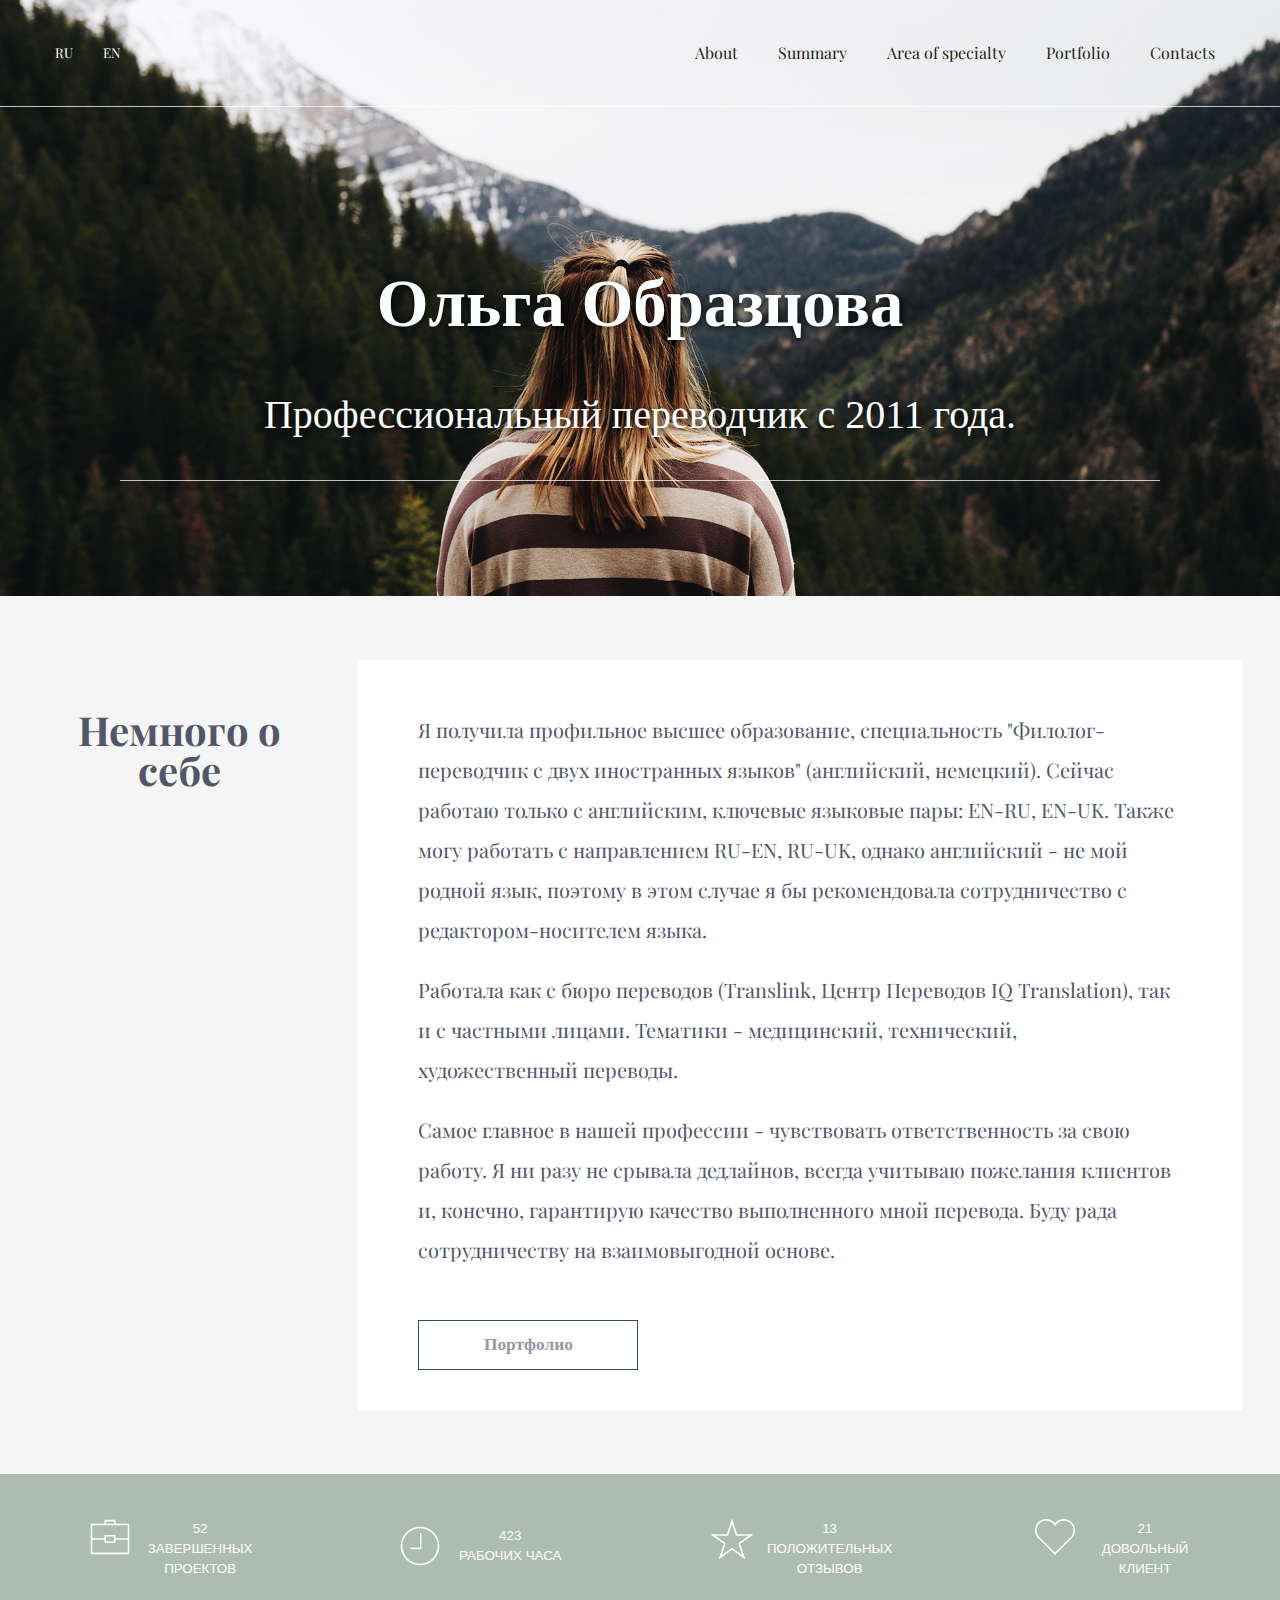
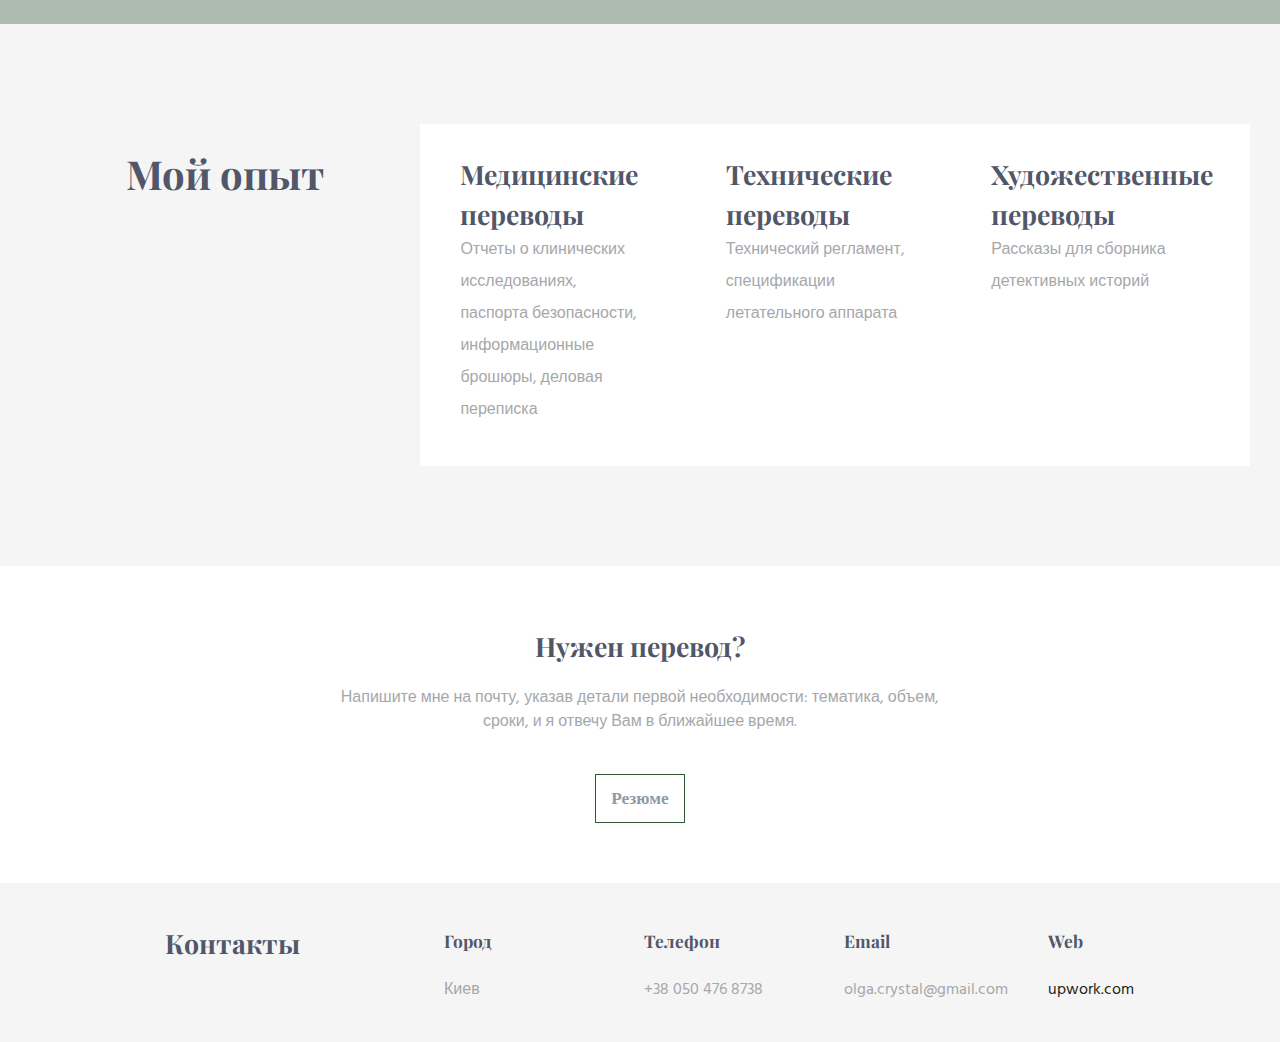
<file: index.html>
<!DOCTYPE html>

<html>

<head>
    <title></title>
    <meta charset="utf-8">
    <link rel="stylesheet" href="css/reset.css">
    <link rel="stylesheet" href="css/styles.css">
    <link  rel="stylesheet" href="css/middle.css" media="only screen and (max-width:800px)">
    <link  rel="stylesheet" href="css/min-layout.css" media="only screen and (max-width:450px)">
    <link href="https://fonts.googleapis.com/css?family=Playfair+Display" rel="stylesheet">
    <link href="https://fonts.googleapis.com/css?family=Hind" rel="stylesheet">
    <meta name="viewport" content="width=device-width, initial-scale=1">
</head>
<body>
    <div class="container">
        <header>
            <nav>
                <ul class="language">
                    <li><a href="">RU</a></li>
                    <li><a href="https://lagjulia.github.io/olga/index(1).html">EN</a></li>
                </ul>
                <ul class="navigation">
                    <a href="#about"><li>About</li></a>
                    <a href="#contacts"><li>Summary</li></a>
                    <a href="#specialization"><li>Area of specialty</li></a>
                    <a href="https://drive.google.com/file/d/1cag3HrK1YrafiKsTJK75oL0V3A8wkLI0/view" target="_blank"><li>Portfolio</li></a>
                    <a href="#summary"><li>Contacts</li></a>
                </ul>
            </nav>
            <div class="about">
                <a name="about"></a>
                <h1>Ольга Образцова</h1>
                <p>Профессиональный переводчик с 2011 года.</p>
            </div>
        </header>
        <main>
            <div class="intro">
                <a name="summary"></a>
                <div class="me">
                    <h2>Немного о себе</h2>
                </div>
                <div class="skills">
                    <p>Я получила профильное высшее образование, специальность "Филолог-переводчик с двух иностранных языков" (английский, немецкий). Сейчас работаю только с английским, ключевые языковые пары: EN-RU, EN-UK. Также могу работать с направлением RU-EN, RU-UK, однако английский - не мой родной язык, поэтому в этом случае я бы рекомендовала сотрудничество с редактором-носителем языка.</p>
                    <p>Работала как с бюро переводов (Translink, Центр Переводов IQ Translation), так и с частными лицами. Тематики - медицинский, технический, художественный переводы.</p>
                    <p>Самое главное в нашей профессии - чувствовать ответственность за свою работу. Я ни разу не срывала дедлайнов, всегда учитываю пожелания клиентов и, конечно, гарантирую качество выполненного мной перевода. Буду рада сотрудничеству на взаимовыгодной основе.</p>
                    <div class="button"><a href="https://drive.google.com/file/d/1cag3HrK1YrafiKsTJK75oL0V3A8wkLI0/view" target="_blank">Портфолио</a></div>
                </div>   
            </div>
        
        <div class='gallery_Destinations'>
                <div class="item">
                    <div class="img_Item"><img src="picture/pe-7s-portfolio.png" alt="portfolio"></div>
                    <div class="numbers_Item">52</div>
                    <div class="name_Item">ЗАВЕРШЕННЫХ ПРОЕКТОВ</div>
                </div> 
                <div class="item">
                    <div class="img_Item"><img src="picture/pe-7s-clock.png" alt="clock"></div>
                    <div class="numbers_Item">423</div>
                    <div class="name_Item">РАБОЧИХ ЧАСА</div>
                </div> 
                <div class="item">
                    <div class="img_Item"><img src="picture/pe-7s-star.png" alt="star"></div>
                    <div class="numbers_Item">13</div>
                    <div class="name_Item">ПОЛОЖИТЕЛЬНЫХ ОТЗЫВОВ</div>
                </div> 
                <div class="item">
                    <div class="img_Item"><img src="picture/pe-7s-like.png" alt="like"></div>
                    <div class="numbers_Item">21</div>
                    <div class="name_Item">ДОВОЛЬНЫЙ КЛИЕНТ</div>
                </div> 
            </div>
            <a name="specialization"></a>
            <div class="experience">
                <div class="experience_Description">
                    <h2>Мой опыт</h2>
                </div>
                <div class="experience_Examples">
                    <div class="example_Item">
                        <h3>Медицинские переводы</h3>
                        <p>Отчеты о клинических исследованиях, паспорта безопасности, информационные брошюры, деловая переписка</p>
                    </div>
                    <div class="example_Item">
                        <h3>Технические переводы</h3>
                        <p>Технический регламент, спецификации летательного аппарата</p>
                    </div>
                    <div class="example_Item">
                        <h3>Художественные переводы</h3>
                        <p>Рассказы для сборника детективных историй </p>
                    </div>
                </div>
            </div>      
            <div class="project">
                <h3>Нужен перевод?</h3>
                <p>Напишите мне на почту, указав детали первой необходимости: тематика, объем, сроки, и я отвечу Вам в ближайшее время.</p>
                <div class="button"><a href="https://drive.google.com/file/d/12ZJlw7jgGu6wsl5Mp5SSxo46-fvYHP_5/view" target="_blank">Резюме</a></div>
            </div>
        </main>
        <footer>
                <div class="hire_me">
                    <a name='contacts'></a>
                    <h3>Контакты</h3>
                </div>
                <div class="contacts">
                    <div class="contacts_Item">
                        <h5>Город</h5>
                        <p>Киев</p>
                    </div>
                    <div class="contacts_Item">
                        <h5>Телефон</h5>
                        <p>+38 050 476 8738</p>
                    </div>
                    <div class="contacts_Item">
                        <h5>Email</h5>
                        <p>olga.crystal@gmail.com</p>
                    </div>
                    <div class="contacts_Item">
                        <h5>Web</h5>
                        <p><a href="https://www.upwork.com/freelancers/~011c3cbf1bb929777e">upwork.com</a></p>
                    </div>
                </div>      
        </footer>
    </div>
</body>
</file>
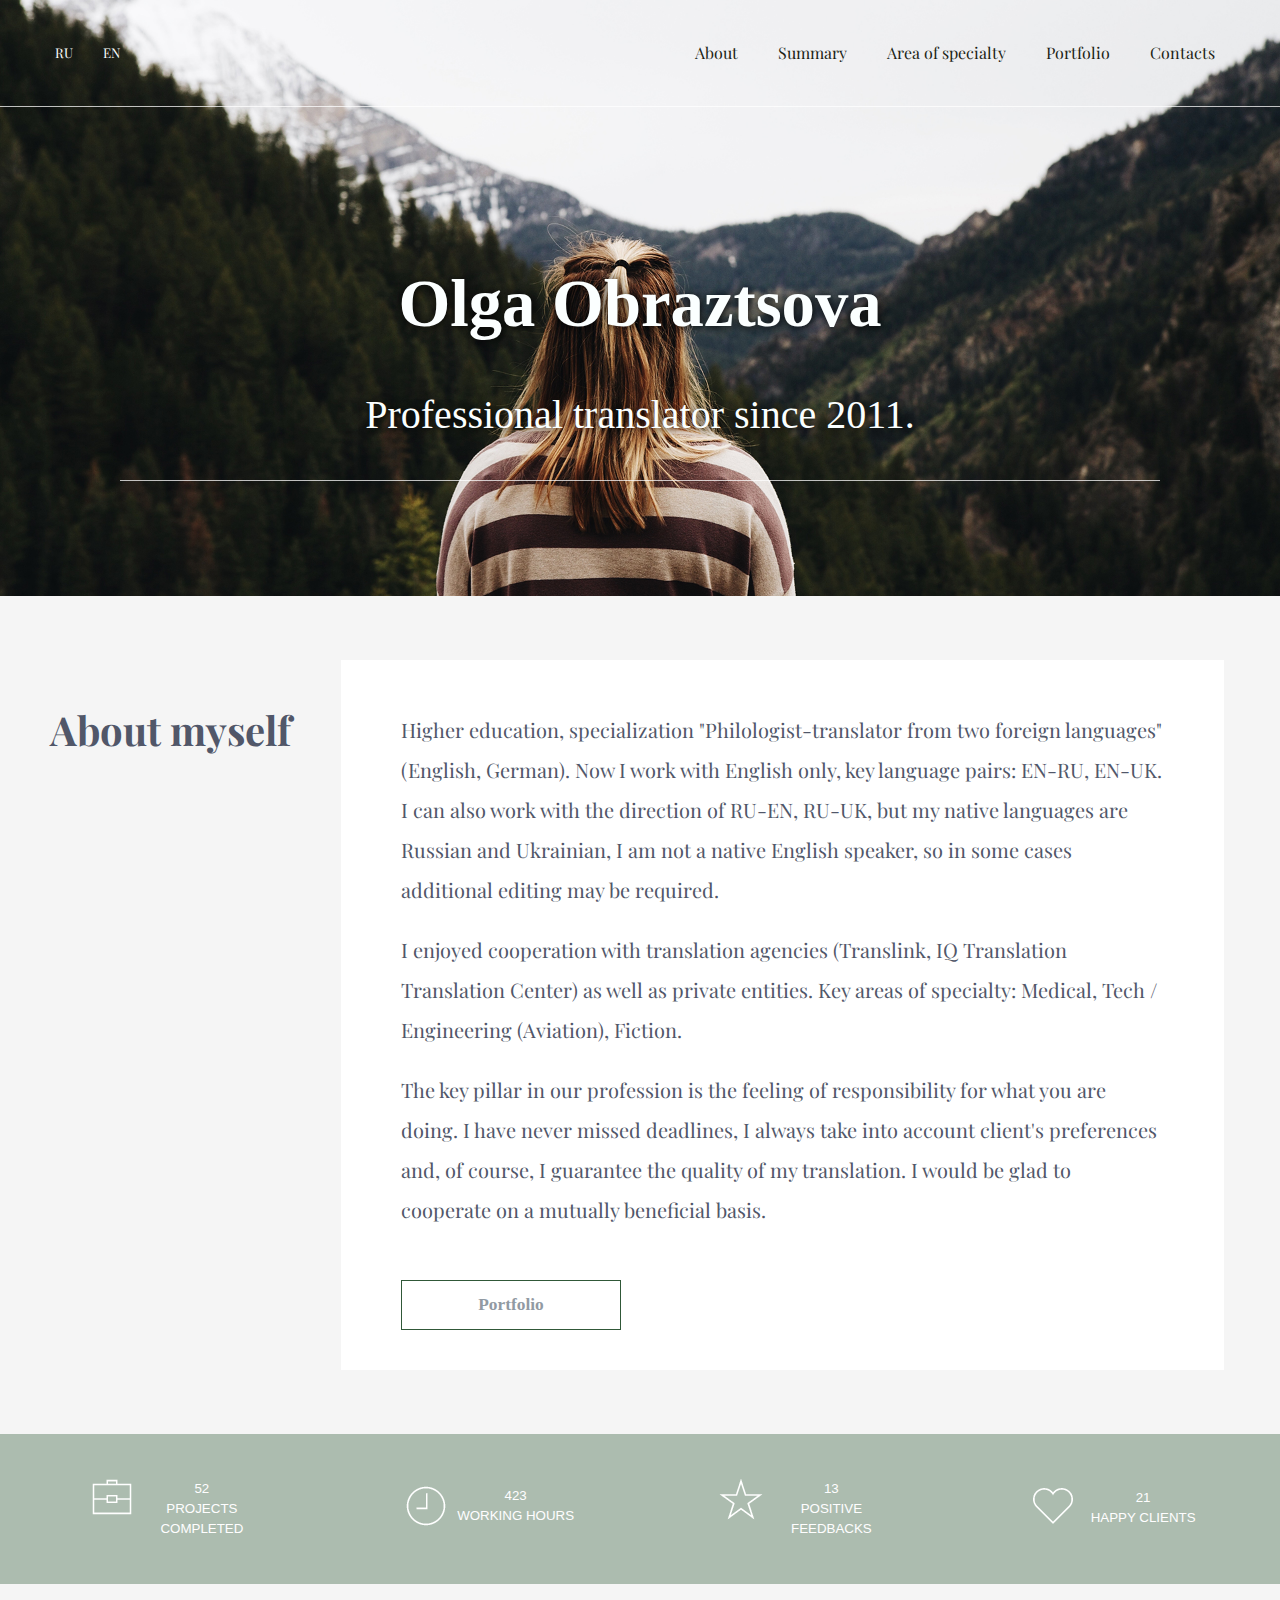
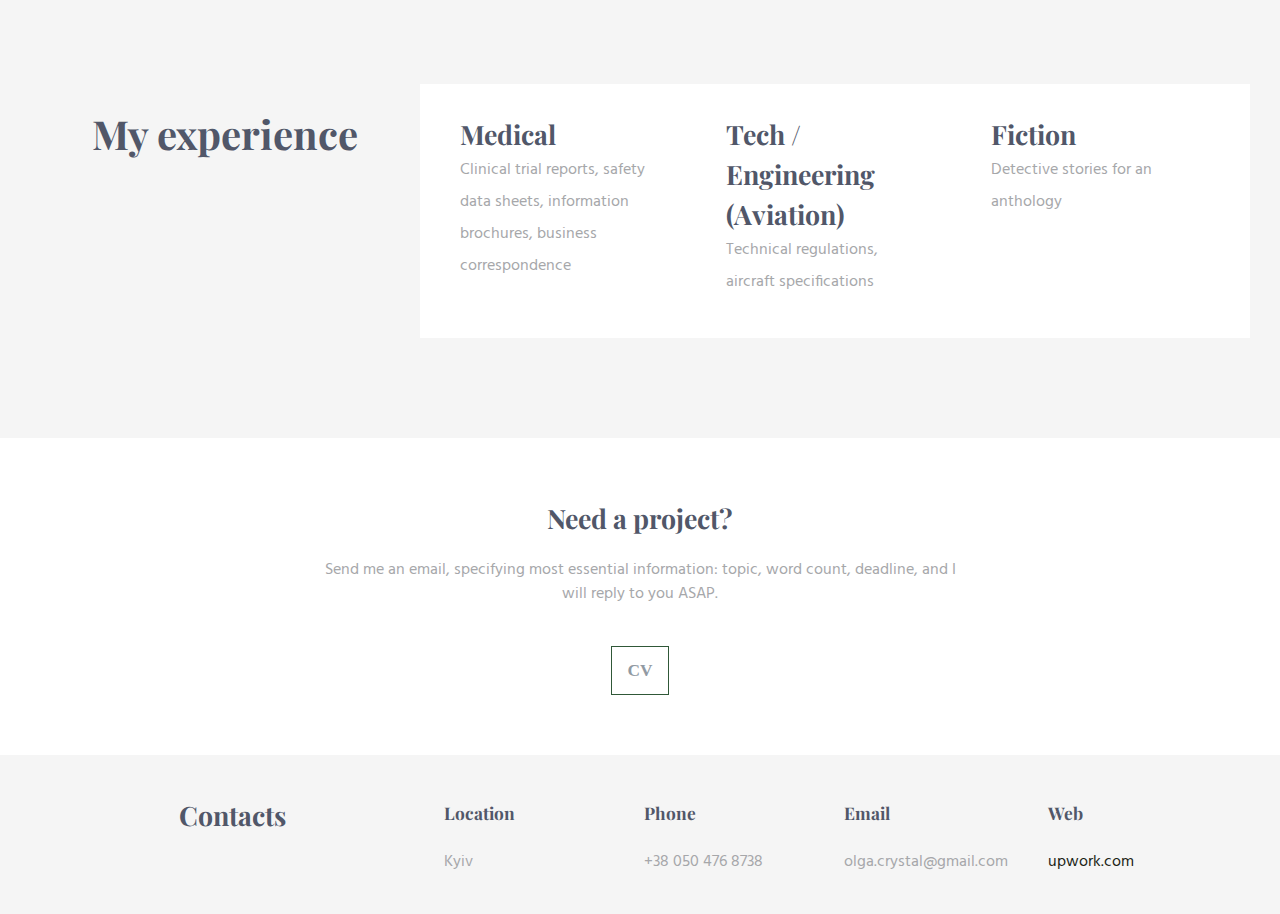
<file: index(1).html>
<!DOCTYPE html>

<html>

<head>
    <title></title>
    <meta charset="utf-8">
    <link rel="stylesheet" href="css/reset.css">
    <link rel="stylesheet" href="css/styles.css">
    <link  rel="stylesheet" href="css/middle.css" media="only screen and (max-width:800px)">
    <link  rel="stylesheet" href="css/min-layout.css" media="only screen and (max-width:450px)">
    <link href="https://fonts.googleapis.com/css?family=Playfair+Display" rel="stylesheet">
    <link href="https://fonts.googleapis.com/css?family=Hind" rel="stylesheet">
    <meta name="viewport" content="width=device-width, initial-scale=1">
</head>
<body>
    <div class="container">
        <header>
            <nav>
                <ul class="language">
                    <li><a href="https://lagjulia.github.io/olga/index.html">RU</a></li>
                    <li><a href="">EN</a></li>
                </ul>
                <ul class="navigation">
                    <a href="#about"><li>About</li></a>
                    <a href="#contacts"><li>Summary</li></a>
                    <a href="#specialization"><li>Area of specialty</li></a>
                    <a href="https://drive.google.com/file/d/1cag3HrK1YrafiKsTJK75oL0V3A8wkLI0/view" target="_blank"><li>Portfolio</li></a>
                    <a href="#summary"><li>Contacts</li></a>
                </ul>
            </nav>
            <div class="about">
                <a name="about"></a>
                <h1>Olga Obraztsova</h1>
                <p>Professional translator since 2011.</p>
            </div>
        </header>
        <main>
            <div class="intro">
                <a name="summary"></a>
                <div class="me">
                    <h2>About myself</h2>
                </div>
                <div class="skills">
                    <p>Higher education, specialization "Philologist-translator from two foreign languages" (English, German). Now I work with English only, key language pairs: EN-RU, EN-UK. I can also work with the direction of RU-EN, RU-UK, but my native languages are Russian and Ukrainian, I am not a native English speaker, so in some cases additional editing may be required.</p>
                    <p>I enjoyed cooperation with translation agencies (Translink, IQ Translation Translation Center) as well as private entities. Key areas of specialty: Medical, Tech / Engineering (Aviation), Fiction.</p>
                    <p>The key pillar in our profession is the feeling of responsibility for what you are doing. I have never missed deadlines, I always take into account client's preferences and, of course, I guarantee the quality of my translation. I would be glad to cooperate on a mutually beneficial basis.</p>
                    <div class="button"><a href="https://drive.google.com/file/d/1cag3HrK1YrafiKsTJK75oL0V3A8wkLI0/view" target="_blank">Portfolio</a></div>
                </div>   
            </div>
        
        <div class="gallery_Destinations">
                <div class="item">
                    <div class="img_Item"><img src="picture/pe-7s-portfolio.png" alt="portfolio"></div>
                    <div class="numbers_Item">52</div>
                    <div class="name_Item">Projects completed</div>
                </div> 
                <div class="item">
                    <div class="img_Item"><img src="picture/pe-7s-clock.png" alt="clock"></div>
                    <div class="numbers_Item">423</div>
                    <div class="name_Item">Working hours</div>
                </div> 
                <div class="item">
                    <div class="img_Item"><img src="picture/pe-7s-star.png" alt="star"></div>
                    <div class="numbers_Item">13</div>
                    <div class="name_Item">Positive feedbacks</div>
                </div> 
                <div class="item">
                    <div class="img_Item"><img src="picture/pe-7s-like.png" alt="like"></div>
                    <div class="numbers_Item">21</div>
                    <div class="name_Item">Happy clients</div>
                </div> 
            </div>
            <a name="specialization"></a>
            <div class="experience">
                <div class="experience_Description">
                    <h2>My experience</h2>
                </div>
                <div class="experience_Examples">
                    <div class="example_Item">
                        <h3>Medical</h3>
                        <p>Clinical trial reports, safety data sheets, information brochures, business correspondence</p>
                    </div>
                    <div class="example_Item">
                        <h3>Tech / Engineering (Aviation)</h3>
                        <p>Technical regulations, aircraft specifications</p>
                    </div>
                    <div class="example_Item">
                        <h3>Fiction</h3>
                        <p>Detective stories for an anthology</p>
                    </div>
                </div>
            </div>      
            <div class="project">
                <h3>Need a project?</h3>
                <p>Send me an email, specifying most essential information: topic, word count, deadline, and I will reply to you ASAP.</p>
                <div class="button"><a href="https://drive.google.com/file/d/12ZJlw7jgGu6wsl5Mp5SSxo46-fvYHP_5/view" target="_blank">CV</a></div>
            </div>
        </main>
        <footer>
                <div class="hire_me">
                    <a name='contacts'></a>
                    <h3>Contacts</h3>
                </div>
                <div class="contacts">
                    <div class="contacts_Item">
                        <h5>Location</h5>
                        <p>Kyiv </p>
                    </div>
                    <div class="contacts_Item">
                        <h5>Phone</h5>
                        <p>+38 050 476 8738</p>
                    </div>
                    <div class="contacts_Item">
                        <h5>Email</h5>
                        <p>olga.crystal@gmail.com</p>
                    </div>
                    <div class="contacts_Item">
                        <h5>Web</h5>
                        <p><a href="https://www.upwork.com/freelancers/~011c3cbf1bb929777e">upwork.com</a></p>
                    </div>
                </div>      
        </footer>
    </div>
</body>
</file>
<file: css/styles.css>
header {
    background-image: url('../picture/01.jpg');
    background-size: cover;
    background-repeat: no-repeat;
    display: flex;
    flex-wrap: wrap;
    flex-direction: column;
}

.language {
    color: #fbffff;
    font-size: 10pt;
    font-family: 'Playfair Display', serif;
    flex-grow: 1;
    margin-left: 15px;
    align-items: center;
}

.navigation {
    margin-right: 20px;
}

ul {
    display: flex;
}

a {
    color: #1c1f16;
}

nav {
    font-family: 'Playfair Display', serif;
    color: #1c1f16;
    font-size: 12pt;
    display: flex;
    flex-wrap: wrap;
    flex-grow: 1;
    padding: 25px;
    border-bottom: 0.5px solid rgba(255, 255, 255, 0.733);
}

li {
    padding: 20px;
    justify-content: space-between;
    transition: background 0.4s, color 0.2s;
}

li a {
    color: #fbffff;
}

 .language li:hover {
    background: rgba(255, 255, 255, 0.3);
 }

 .navigation li:hover {
    background: rgba(48, 88, 56, 0.4);
    color: #fbffff;
 }

.navigation li {
    flex-basis: 80px;
}


 .language li {
    padding: 15px;
 }

.language li:hover {
    border-radius: 5%;
}

.about {
    box-sizing: border-box;
    padding: 130px 120px 100px;
    max-width: 100%;
    flex-basis: 300px;
    text-shadow: #000000 1px 1px 10px;
    color: #fbffff;
    text-align: center;

}

.button {
    padding: 15px;
    font-size: 13pt;
    border: 1px solid rgb(48, 88, 56);
    transition: background 0.7s;
    color: #919aa3;
    box-sizing: border-box;
    margin-top: 40px;
    text-align: center;
    font-weight: bold;
    max-width: 220px;
}

.button:hover {
    background: rgb(48, 88, 56);
    color: #fbffff;
}


.button a {
    color: #919aa3;
}

.button:hover a {
    color: #fbffff;
}

h1 {
    font-size: 50pt;
    line-height: 2;
    font-weight: bold;
}

h2 {
    font-size: 30pt;
    font-weight: bold;
    line-height: 1;
    font-family: 'Playfair Display', serif;
    color: #515769;
}

h3 {
    font-size: 20pt;
    font-family: 'Playfair Display', serif;
    color: #515769;
    font-weight: bold;
    line-height: 1.5;
}

h4 {
    font-size: 14pt;
    line-height: 2;
    font-weight: 500;
    font-family: 'Playfair Display', serif;
    color: #a6a7aa;
}

h5 {
    font-size: 13pt;
    font-family: 'Playfair Display', serif;
    color: #515769;
    font-weight: bold;
}

.about p {
    font-size: 30pt;
    line-height: 1.5;
    border-bottom: 0.5px solid rgba(255, 255, 255, 0.733);
    padding-bottom: 35px; 
    margin: 15px 0;
}

.intro {
    display: flex;
    flex-wrap: wrap;
    box-sizing: border-box;
    padding: 5% 0%;
    background-color: #f5f5f5;
}

.skills {
    box-sizing: border-box;
    padding: 40px 60px;
    max-width: 69%;
    display: flex;
    flex-direction: column;
    background-color: white;
    box-sizing: border-box;
    margin-right: 3%;
}

.skills p {
    box-sizing: border-box;
    font-weight: 400;
    font-family: 'Playfair Display', serif;
    line-height: 2;
    color: #515769;
    font-size: 15pt;
    max-width: 800px;
    padding: 10px 0px;
}

.me {
    display: flex;
    flex-direction: column;
    max-width: 28%;
    text-align: center;
    box-sizing: border-box;
    padding: 50px;
    min-width: 200px;

}

.photo {
    max-width: 55%;
    filter: grayscale(50%);
    transition: 0.7s;
}

.photo:hover {
    filter: grayscale(0%);
}

img {
    width: 100%;
    height: auto;
}
.gallery_Destinations {
    width: 100%;
	height: 150px;
	display: flex;
	flex-wrap: wrap;
	justify-content: space-around;
	align-items: center;
    line-height: 1.5;
    padding-left: 25px;
    box-sizing: border-box;
    background-color: rgba(48, 88, 56, 0.4);
}

.item {
    padding: 10px;
    max-width: 24%;
    min-width: 200px;
	color: #fffeff;
	text-transform: uppercase;
	font-family: 'Montserrat', sans-serif;
	font-size: 10pt;
    text-align: center;
    box-sizing: border-box;
}

.img_Item {
	display: inline-block;
	float: left;
}

.experience {
    display: flex;
    flex-wrap: wrap;
    background-color: #f5f5f5;
    padding: 100px 30px;
    box-sizing: border-box;
}


.experience_Description {
    text-align: center;
    min-width: 32%;
    box-sizing: border-box;
    padding: 30px 20px;
}
.experience_Description h4 {
    padding: 0px 10px;
}

.experience_Examples {
    width: 68%;
    display: flex;
    flex-wrap: wrap;
    box-sizing: border-box;
    background-color: white;
}

.example_Item {
    max-width: 32%;
    font-weight: 400;
    font-family: Hind, sans-serif;
    line-height: 2;
    color: #a6a7aa;
    box-sizing: border-box;
    padding: 30px 40px 40px;
    transition: 0.5s;
    min-width: 230px;
    
}

.example_Item:hover{
    transform: scale(1.1);
}

.project {
    margin: 60px auto;
    display: flex;
    flex-direction: column;
    max-width: 50%;
    flex-basis: 400px;
    align-items: center;
    text-align: center;
}

.project p {
    max-width: 800px;
    font-weight: 400;
    font-family: Hind, sans-serif;
    line-height: 1.5;
    color: #a6a7aa;
    margin: 20px 0px 0px;
}

footer {
    display: flex;
    flex-wrap: wrap;
    background-color: #f5f5f5;
    box-sizing: border-box;
    padding: 40px; 
}

.hire_me {
    width: 32%;
    text-align: center;
}

.contacts {
    width: 68%;
    display: flex;
    flex-wrap: wrap;
    padding: -10px 20px 0px;
    box-sizing: border-box;
    margin-top: -20px;
}

.contacts_Item {
    max-width: 25%;
    box-sizing: border-box;
    padding: 0px 20px;
    min-width: 200px;

}

.contacts_Item p {
    font-weight: 400;
    font-family: Hind, sans-serif;
    line-height: 1.5;
    color: #a6a7aa;
}
</file>
<file: css/middle.css>
header {
    line-height: 1;
    background-image: url('../picture/02.jpg');
    background-size: cover;
}

li {
    padding: 6px;
    justify-content: space-between;
    transition: background 0.4s, color 0.2s;
    color: #1c1f16;
    font-size: 9pt;
    text-align: center;
}

.language li {
    color: #1c1f16;
    padding: 10px;
    transition: background 0.4s, color 0.2s;
}

.language li:hover {
    background: rgba(48, 88, 56, 0.4);
    color: #fbffff;
 }

 .language li a {
    color: #1c1f16;
 }

.language li:hover a {
    color: #fbffff;
}

h1 {
    font-size: 30pt;
    padding: 5px;
    line-height: 1;
}
 
h2 {
    font-size: 14pt;
}

h3 {
    font-size: 11pt;
}

h4 {
    font-size: 10pt;
}

h5 {
    font-size: 8pt;
}

.about {
    padding: 30px;
    margin: 10px;
}

.about p { 
    font-size: 25pt;
    padding: 15px;
    line-height: 1;
    margin-bottom: 10px;
 }

 nav {
     padding: 0px;
     margin: 0px;
 }
.language {
    flex-direction: column;
    align-items: flex-start;
}

 .navigation {
    flex-direction: column;
    margin: 0px;
 }

 .skills {
    max-width: 100%;
 }

.skills p {
    max-width: 600px;
    font-size: 11pt;
    line-height: 1.3;
}

 .project p {
    max-width: 500px;
 } 

 .button {
    padding: 10px;
    font-size: 10pt;
    max-width: 100px;
 }

 .specialization  {
    flex-direction: row;
    flex-wrap: wrap;
}

.example_Item {
    min-width: 33%;
    max-width: 100%;
}
 .example_Item p {
    max-width: 100%;
    font-size: 11pt;
}
 .gallery_Destinations {
     display: flex;
     flex-wrap: wrap;
 }

 .item {
     min-width: 170px;
 }
</file>
<file: css/min-layout.css>
header {
    line-height: 1;
    background-size: cover;
    background-repeat: no-repeat;

}

li {
    margin: 0px;
    padding: 5px;
    justify-content: space-between;
    transition: background 0.4s, color 0.2s;
    color: #1c1f16;
    font-size: 8pt;
    text-align: center;
    background-color: rgba(255, 255, 255, 0.4);
}

.language li {
    padding: 5px;
}

h1 {
    font-size: 22pt;
    padding: 5px;
    line-height: 1;
}

h2 {
    font-size: 13pt;
}

h3 {
    font-size: 13pt;
}

h4 {
    font-size: 12pt;
}

h5 {
    font-size: 10pt;
}

.me {
    margin: -10px 0px 0px 20px;
    padding: 30px;
}

.about p {
    font-size: 13pt;
    line-height: 1.5;
}

.gallery_Destinations {
    line-height: 1;
    padding-left: 15px;
    display: flex;
    flex-direction: row;
    flex-wrap: wrap;
    height: 240px;
}

.experience_Description {
    min-width: 300px;
}

.item {
    min-width: 100%;
    font-size: 9pt;
    flex-direction: column;
}

.example_Item p {
    font-size: 10pt;
}

.experience_Examples {
    min-width: 200px;
}

.contacts_Item p {
    font-size: 8pt;

}

.skills p {
    max-width: 300px;
    font-size: 7pt;
    pad: 7px;
    box-sizing: border-box;
}

.project p {
    max-width: 300px;
    font-size: 7pt;
}

.hire_me {
    min-width: 36%;
    align-items: flex-start;
}

.contacts {
    margin-top: 0px;
}

.contacts_Item {
    padding: 0px;
    margin: -5px 0px;
}
</file>
